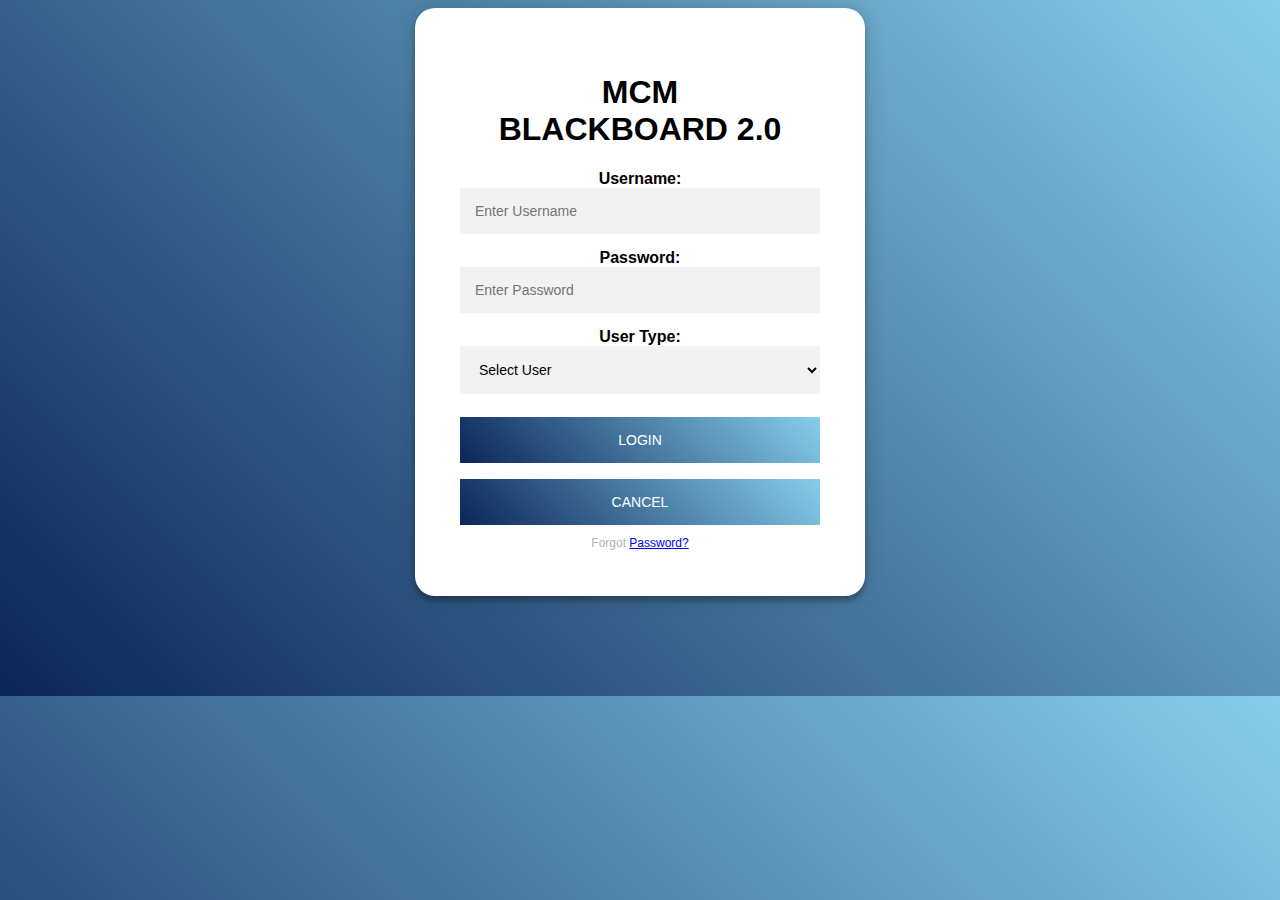
<file: index.html>
<!DOCTYPE html>
<html lang="en">
    <head>
        <link href="styles.css" rel="stylesheet">
        <title>
            BlackBoard 2.0
        </title>
        <script src ="userpass.js"></script>
    </head>
    <body>
             <div class="container">
                 <form  method="post" action="admin.html">
                <h1>MCM<br>BLACKBOARD 2.0</h1>
                        <label><b>Username:</b></label>
                        <input type="text" id="user" placeholder="Enter Username" name=""required>

                        <label><b>Password:</b></label>
                        <input type="password" id="pass"placeholder="Enter Password" name=""required>

                       <label><b>User Type:</b></label>
                       <select id ="usertype"> 
                            <option>Select User</option> 
                            <option value="admin">Admin</option>
                            <option value="student">Student</option>
                            <option value="teacher">Teacher</option>
                        </select> 
                        <br/>
                        <button type="button" name="" class="loginbtn" onclick="validate()">Login</button>
                        <button type="reset" value="reset" class="cancelbtn">Cancel</button>
                        <span class="psw">Forgot <a href="#">Password?</a></span>    

                </div>
            </form>
        </div>
    </body>
</html>
</file>
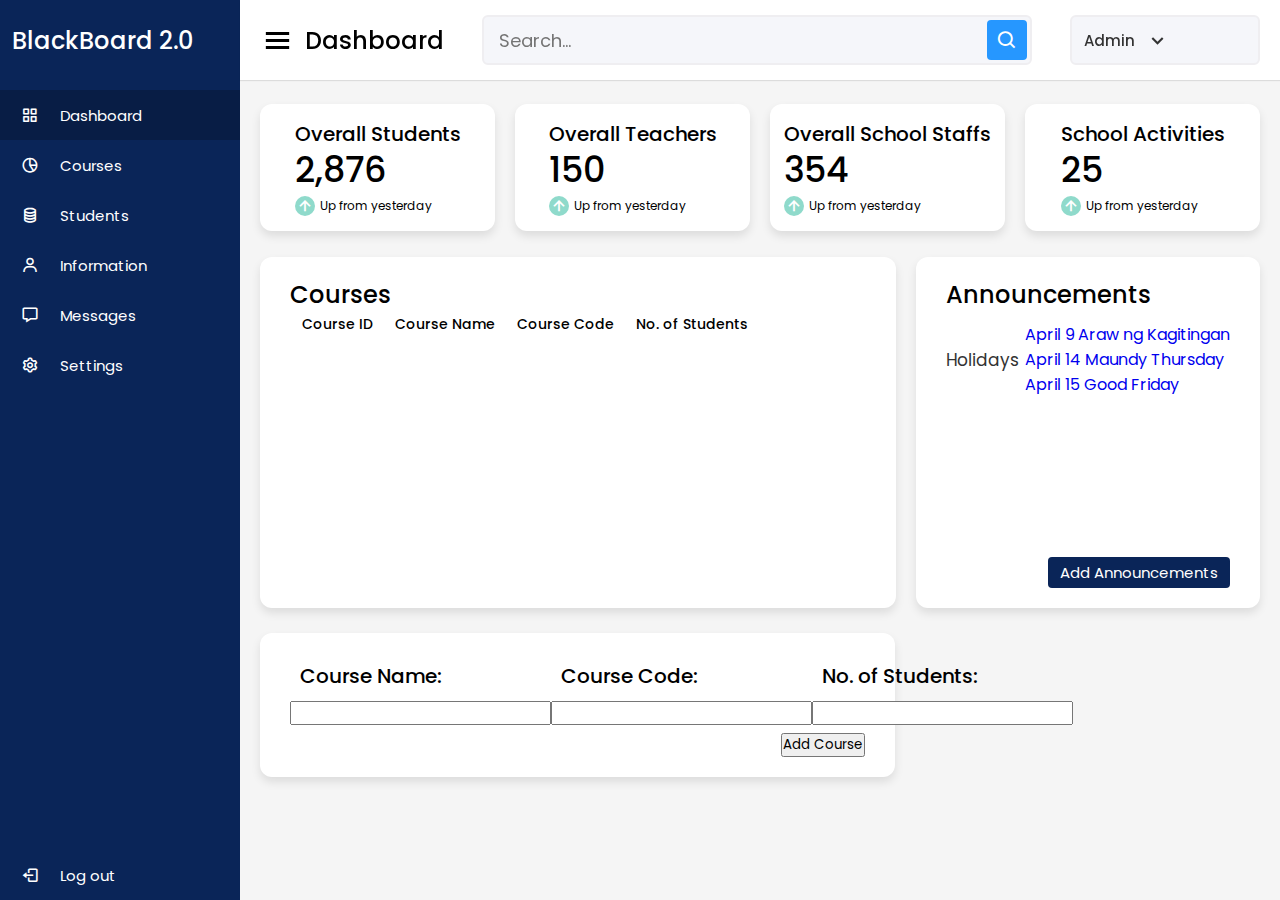
<file: admin.html>
<!DOCTYPE html>
<!-- Designined by CodingLab | www.youtube.com/codinglabyt -->
<html lang="en" dir="ltr">
  <head>
    <meta charset="UTF-8">
    <link rel="stylesheet" href="adminstyle.css">
    <!-- Boxicons CDN Link -->
    <link href='https://unpkg.com/boxicons@2.0.7/css/boxicons.min.css' rel='stylesheet'>
     <meta name="viewport" content="width=device-width, initial-scale=1.0">
     <title>BlackBoard 2.0</title>
   </head>
<body>
  <div class="sidebar">
    <div class="logo-details">
      <span class="logo_name">&nbsp;&nbsp;BlackBoard 2.0</span>
    </div>
      <ul class="nav-links">
        <li>
          <a href="#" class="active">
            <i class='bx bx-grid-alt' ></i>
            <span class="links_name">Dashboard</span>
          </a>
        </li>
        <li>
          <a href="#">
            <i class='bx bx-pie-chart-alt-2' ></i>
            <span class="links_name">Courses</span>
          </a>
        </li>
        <li>
          <a href="#">
            <i class='bx bx-coin-stack' ></i>
            <span class="links_name">Students</span>
          </a>
        </li>
        <li>
          <a href="information.html">
            <i class='bx bx-user' ></i>
            <span class="links_name">Information</span>
          </a>
        </li>
        <li>
          <a href="#">
            <i class='bx bx-message' ></i>
            <span class="links_name">Messages</span>
          </a>
        </li>
        <li>
          <a href="#">
            <i class='bx bx-cog' ></i>
            <span class="links_name">Settings</span>
          </a>
        </li>
        <li class="log_out">
          <a href="main.html">
            <i class='bx bx-log-out'></i>
            <span class="links_name">Log out</span>
          </a>
        </li>
      </ul>
  </div>
  <section class="home-section">
    <nav>
      <div class="sidebar-button">
        <i class='bx bx-menu sidebarBtn'></i>
        <span class="dashboard">Dashboard</span>
      </div>
      <div class="search-box">
        <input type="text" placeholder="Search...">
        <i class='bx bx-search' ></i>
      </div>
      <div class="profile-details">
        <span class="admin_name">Admin</span>
        <i class='bx bx-chevron-down' ></i>
      </div>
    </nav>

    <div class="home-content">
      <div class="overview-boxes">
        <div class="box">
          <div class="right-side">
            <div class="box-topic">Overall Students</div>
            <div class="number">2,876</div>
            <div class="indicator">
              <i class='bx bx-up-arrow-alt'></i>
              <span class="text">Up from yesterday</span>
            </div>
          </div>
        </div>
        <div class="box">
          <div class="right-side">
            <div class="box-topic">Overall Teachers</div>
            <div class="number">150</div>
            <div class="indicator">
              <i class='bx bx-up-arrow-alt'></i>
              <span class="text">Up from yesterday</span>
            </div>
          </div>
        </div>
        <div class="box">
          <div class="right-side">
            <div class="box-topic">Overall School Staffs</div>
            <div class="number">354</div>
            <div class="indicator">
              <i class='bx bx-up-arrow-alt'></i>
              <span class="text">Up from yesterday</span>
            </div>
          </div>
        </div>
        <div class="box">
          <div class="right-side">
            <div class="box-topic">School Activities</div>
            <div class="number">25</div>
            <div class="indicator">
              <i class='bx bx-up-arrow-alt'></i>
              <span class="text">Up from yesterday</span>
            </div>
          </div>
        </div>
      </div>
<!--Form Labels-->
      <div class="sales-boxes">
        <div class="recent-sales box">
          <div class="title">Courses</div>
          <div class="sales-details">
            <table class="table">
              <thead>
                <tr class="details">
            <th class="topic">Course ID</th>
            <th class="topic">Course Name</th>
            <th class="topic">Course Code</th>
            <th class="topic">No. of Students</th>
                </tr>
              </thead>
              <tbody id="tblbody"></tbody>
            </table>
          
          </div>        
        
        </div>
        
        <div class="top-sales box">
          <div class="title">Announcements</div>
          <ul class="top-sales-details">
            <li>
            <a href="#">
              <span class="product">Holidays</span>
            </a>
            <br><a href="#">April 9 Araw ng Kagitingan
              <br>April 14 Maundy Thursday
              <br> April 15 Good Friday
            </a>
          </li>
          </ul><br><br><br><br><br><br>
          <div class="button">
            <a href="#">Add Announcements</a>
          </div>
        </div>
      </div><br>
      <!--Form box-->
      <form id="addForm" class="form">
        <div class="sales-boxes">
      <div class="recent-sales box">
        <div class="sales-details">
          <div class="form-group">
              <ul class="details">
              <li class="topic">Course Name:</li> 
              <li style="text-align: center;"><input type="text" name="txtCoursename" id="txtCoursename" class="form-control" value="" required=""></li>
              </ul>   
          </div>
          <div class="form-group">
              <ul class="details">
              <li class="topic">Course Code:</li>
              <li style="text-align: center;"><input type="text" name="txtCoursecode" id="txtCoursecode" class="form-control" value="" required=""></li>
              </ul>  
          </div>
        <div class="form-group">
              <ul class="details">
              <li class="topic">No. of Students:</li>
              <li style="text-align: center;"><input type="text" name="txtnumberStud" id="txtnumberStud" class="form-control" value="" required=""></li>
              </ul>  
        </div>

        </div>
        <div class="button">
          <button type="submit" id="btnadd" class="btn btn-primary save-btn">Add Course</button>
         </div>

      </div>
    </div>
      </form>
    </div>
  </section>

  <script type="text/javascript">
   let sidebar = document.querySelector(".sidebar");
  let sidebarBtn = document.querySelector(".sidebarBtn");
  sidebarBtn.onclick = function() {
  sidebar.classList.toggle("active");
  if(sidebar.classList.contains("active")){
  sidebarBtn.classList.replace("bx-menu" ,"bx-menu-alt-right");
  }else
  sidebarBtn.classList.replace("bx-menu-alt-right", "bx-menu");
}
    function CreateUniqueCourseID()
    {
      const ID = Date.now();
      return ID;
    }

  document.getElementById("btnadd").addEventListener("click", function(event) 
  {
    event.preventDefault()
    var CourseID = CreateUniqueCourseID();
    var CourseName = document.getElementById("txtCoursename").value;
    var CourseCode = document.getElementById("txtCoursecode").value;
    var NumStudents = document.getElementById("txtnumberStud").value;
    var btneditID = "btnedit" + CourseID;
    var btndeleteID = "btndelete" + CourseID;
    var tablerow = "<tr Id='" + CourseID + "' data-CourseID='" + CourseID + "' data-CourseName='" + CourseName + "' data-CourseCode='" + CourseCode + "'  data-NumStudents='" + NumStudents + "'>"
      + "<td class='td-data'>" + CourseID + "</td>"
      + "<td class='td-data'>" + CourseName + "</td>"
      + "<td class='td-data'>" + CourseCode + "</td>"
      + "<td class='td-data'>" + NumStudents + "</td>"
      + "<td class='td-data'>" +
      "<button id='" + btneditID + "' class='btn btn-info btn-xs btn-editcourse' onclick='showeditrow(" + CourseID + ")'><i class='fa fa-pencil' aria-hidden='true'></i>Edit</button>" +
      "<button id='" + btndeleteID + "' class='btn btn-danger btn-xs btn-deleteCourse' onclick='deleteCourseRow(" + CourseID + ")'><i class='fa fa-trash' aria-hidden='true'>Delete</button>"
        + "</td>"
        + "</tr>";
    document.getElementById('tblbody').innerHTML+= tablerow;
    document.getElementById('txtCoursename').value = "";
    document.getElementById('txtCoursecode').value = "";
    document.getElementById('txtnumberStud').value = "";
  });

  function showeditrow(CourseID)
  {
    var CourseRow = document.getElementById(CourseID);
    
    var data = CourseRow?.querySelectorAll(".td-data");

    var CourseID = data[0].innerHTML;
    var CourseName = data[1].innerHTML;
    var CourseCode = data[2].innerHTML;
    var NumStudents = data[3].innerHTML;
    var btneditID = "btnedit" + CourseID;
    data[0].innerHTML = '<input name="txtupdate_CourseID" class="edit__course--input" id="txtupdate_CourseID" value="' + CourseID + '"/>';
    data[1].innerHTML = '<input name="txtupdate_CourseName" class="edit__course--input" id="txtupdate_CourseName" value="' + CourseName + '"/>';
    data[2].innerHTML = '<input name="txtupdate_CourseCode" class="edit__course--input" id="txtupdate_CourseCode" value="' + CourseCode + '"/>';
    data[3].innerHTML = '<input name="txtupdate_NumStudents" class="edit__course--input" id="txtupdate_NumStudents" value="' + NumStudents + '"/>';
    data[4].innerHTML = 
    "<button class='btn btn-primary btn-xs btn-updateCourse' onclick='updateCourse(" + CourseID + ")'>" + 
    "<i class='fa fa-pencil' aria-hidden='true'></i>Update</button>"
    + "<button class='btn btn-warning btn-xs btn-cancelupdate' onclick='cancelupdate(" + CourseID + ")'><i class='fa fa-times' aria-hidden='true'></i>Cancel</button>"
    + "<button class='btn btn-danger btn-xs btn-deleteCourse' onclick='deleteCourseRow(" + CourseID + ")'>"
    + "<i class='fa fa-trash' aria-hidden='true'></i>Delete</button>"  
  }

  function cancelupdate(CourseID)
  {
    var btneditID = "btnedit" + CourseID;
    var btndeleteID = "btndelete" + CourseID;

    var CourseRow = document.getElementById(CourseID);
    var data = CourseRow.querySelectorAll(".td-data");

    var CourseName = CourseRow.getAttribute("data-CourseName");
    var CourseCode = CourseRow.getAttribute("data-CourseCode");
    var NumStudents = CourseRow.getAttribute("data-NumStudents");

    data[0].innerHTML = CourseID;
    data[1].innerHTML = CourseName;
    data[2].innerHTML = CourseCode;
    data[3].innerHTML = NumStudents;

    var actionbtn = "<button id='" + btneditID + "' class='btn btn-info btn-xs btn-editcourse' onclick='showeditrow(" + CourseID +")'><i class='fa fa-pencil' aria-hidden='true'></i>Edit</button>" +
                    "<button id='" + btndeleteID + "' class='btn btn-danger btn-xs btn-deleteCourse' onclick='deleteCourseRow(" + CourseID + ")'><i class='fa fa-trash' aria-hidden='true'>Delete</button>"
    data[4].innerHTML = actionbtn;
  }

  function deleteCourseRow(CourseID)
  {
    document.getElementById(CourseID).remove();
  }

  function updateCourse(CourseID) 
  {
    var btneditID = "btnedit" + CourseID;
    var btndeleteID = "btndelete" + CourseID;

    var CourseRow = document.getElementById(CourseID);
    var data = CourseRow.querySelectorAll(".td-data");
console.log(data)
    var CourseName = data[1].querySelector("#txtupdate_CourseName").value;
    var CourseCode = data[2].querySelector("#txtupdate_CourseCode").value;
    var NumStudents = data[3].querySelector("#txtupdate_NumStudents").value;

    data[0].innerHTML = CourseID;
    data[1].innerHTML = CourseName;
    data[2].innerHTML = CourseCode;
    data[3].innerHTML = NumStudents;

    var actionbtn = "<button id='" + btneditID + "' class='btn btn-info btn-xs btn-editcourse' onclick='showeditrow(" + CourseID + ")'><i class='fa fa-pencil' aria-hidden='true'></i>Edit</button>" +
                    "<button id='" + btndeleteID + "' class='btn btn-danger btn-xs btn-deleteCourse' onclick='deleteCourseRow(" + CourseID + ")'><i class='fa fa-trash' aria-hidden='true'>Delete</button>"
    data[4].innerHTML = actionbtn;
                   
  }




 </script>

</body>
</html>
</file>
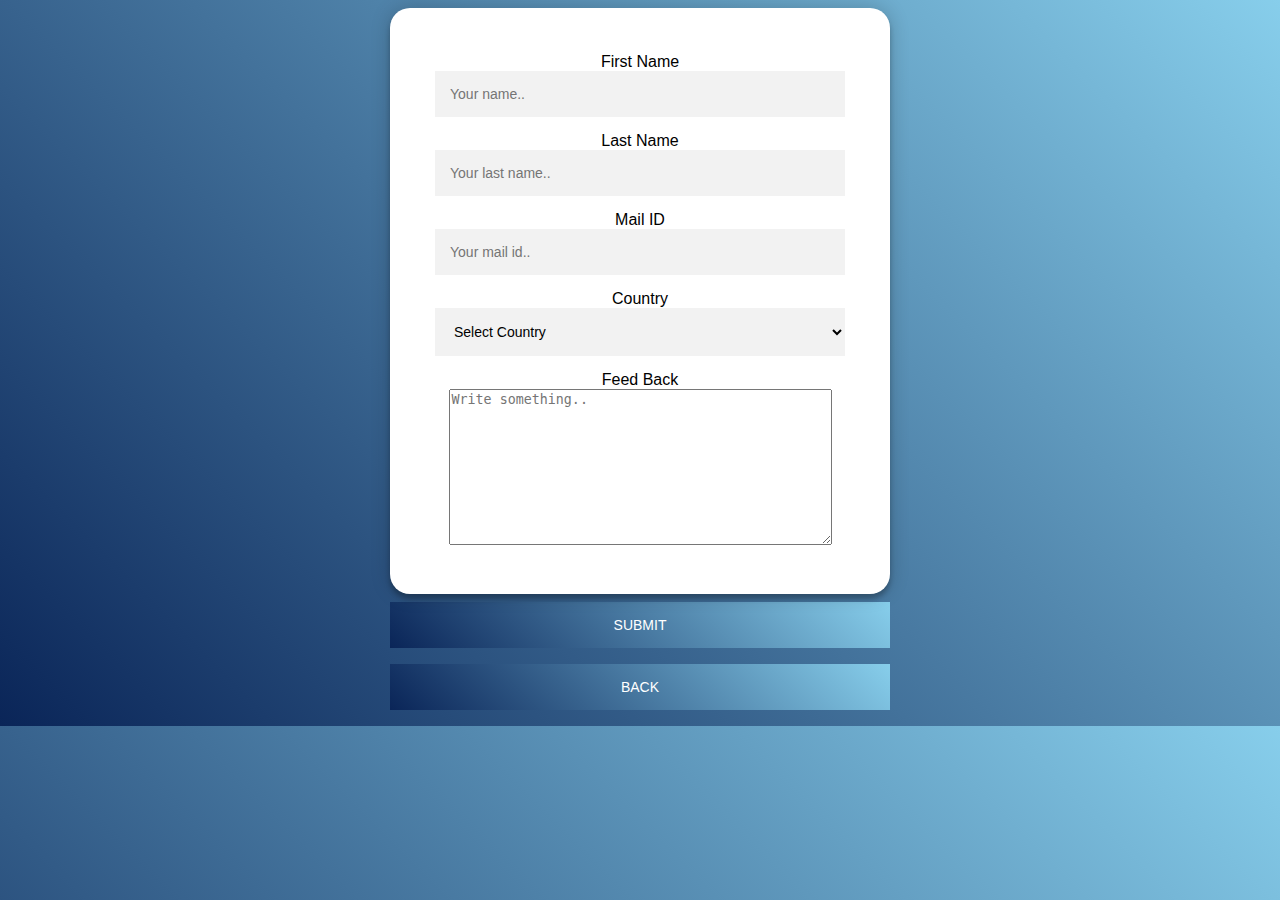
<file: feedback.html>
<!DOCTYPE html>    
<html>    
<head>
    <title>FeedBack Form</title>
<meta name="viewport" content="width=device-width, initial-scale=1">     
    </head>    
    <body>    
    <div class="container">    
      <form>    
        <div class="row">    
          <div class="col-25">    
            <label for="fname">First Name</label>    
          </div>    
          <div class="col-75">    
            <input type="text" id="fname" name="firstname" placeholder="Your name..">    
          </div>    
        </div>    
        <div class="row">    
          <div class="col-25">    
            <label for="lname">Last Name</label>    
          </div>    
          <div class="col-75">    
            <input type="text" id="lname" name="lastname" placeholder="Your last name..">    
          </div>    
        </div>    
        <div class="row">    
            <div class="col-25">    
              <label for="email">Mail ID</label>    
            </div>    
            <div class="col-75">    
              <input type="text" id="email" name="mailid" placeholder="Your mail id..">    
            </div>    
          </div>    
        <div class="row">    
          <div class="col-25">    
            <label for="country">Country</label>    
          </div>    
          <div class="col-75">    
            <select id="country" name="country">    
                <option value="none">Select Country</option>  
              <option value="philippines">Philippines</option>    
              <option value="australia">Australia</option>    
              <option value="canada">Canada</option>    
              <option value="usa">USA</option>    
              <option value="russia">Russia</option>    
              <option value="japan">Japan</option>    
              <option value="india">India</option>    
              <option value="china">China</option>    
            </select>    
          </div>    
        </div>    
        <div class="row">    
          <div class="col-25">    
            <label for="feed_back">Feed Back</label>    
          </div>    
          <div class="col-75">    
            <textarea id="subject" name="subject" placeholder="Write something.." rows="10" cols="45"></textarea>    
          </div>    
        </div>
        <dialog id="submit" class="row">
            <form method="dialog">
                <p>You have submitted your feedback</p>
                <menu>
                    <button id="confirm" value="default" class="confirmbtn">Confirm</button>
                </menu>   
            </form>   
        </dialog>  
        <button id="submitbtn">Submit</button>
        <button type="button" value="Back" onclick="history.go(-1);">Back</button>
      </form>    
    </div> 

    <script>
        var SubmitButton = document.getElementById('submitbtn');
        var Dialog = document.getElementById('submit');
        var confirmBtn = document.getElementById('confirmbtn');

// "Update details" button opens the <dialog> modally
        SubmitButton.addEventListener('click', function onOpen() {
        if (typeof Dialog.showModal === "function") {
            Dialog.showModal();
        } 
        else {
        alert("The <dialog> API is not supported by this browser");
        }
        });
// "Confirm" button of form triggers "close" on dialog because of [method="dialog"]
        Dialog.addEventListener('close', function onClose() 
        {
        window.location.href="student.html";
        });
    </script>  

    <style>
body {
    font-family: "Roboto", sans-serif;
    background-color: #0A2558;
    background-image: linear-gradient(45deg,#0A2558,#87CEEB);
    -webkit-font-smoothing: antialiased;
    -moz-osx-font-smooting: grayscale;
}
form {
    position: relative;
    z-index: 1;
    background: #FFFFFF;
    padding: 45px;
    text-align: center;
    box-shadow: 0 0 20px 0 rgba(0,0,0,0.2), 0 5px 5px 0 rgba(0,0,0,0.24);
    border-radius: 20px;
}
.container {
    position: relative;
    z-index: 1;
    max-width: 500px;
    margin: 0 auto;
}

/*The inputs */
input[type=text], input[type=password] {
    font-family: "Roboto", sans-serif;
    outline: 0;
    background: #f2f2f2;
    width: 100%;
    border: 0;
    margin: 0 0 15px;
    padding: 15px;
    box-sizing: border-box;
    font-size: 14px;
}
select {
    font-family: "Roboto", sans-serif;
    width: 100%;
    padding: 15px;
    outline: 0;
    background: #f2f2f2;
    border: 0;
    margin: 0 0 15px;
    box-sizing: border-box;
    font-size: 14px;
}

/* Style for buttons*/
button {
    font-family: "Roboto", sans-serif;
    text-transform: uppercase;
    outline: 0;
    background-color: #0A2558;
    background-image: linear-gradient(45deg,#0A2558,#87CEEB);
    color: white;
    padding: 15px;
    margin: 8px 0;
    border: 0;
    font-size: 14px;
    -webkit-transition: all 0.3 ease;
    transition: all 0.3 ease;
    cursor: pointer;
    width: 100%;
}

/* button effect*/
button:hover {
    opacity: 0.8;
}
    </style>      
    </body>       
    </html>
</file>
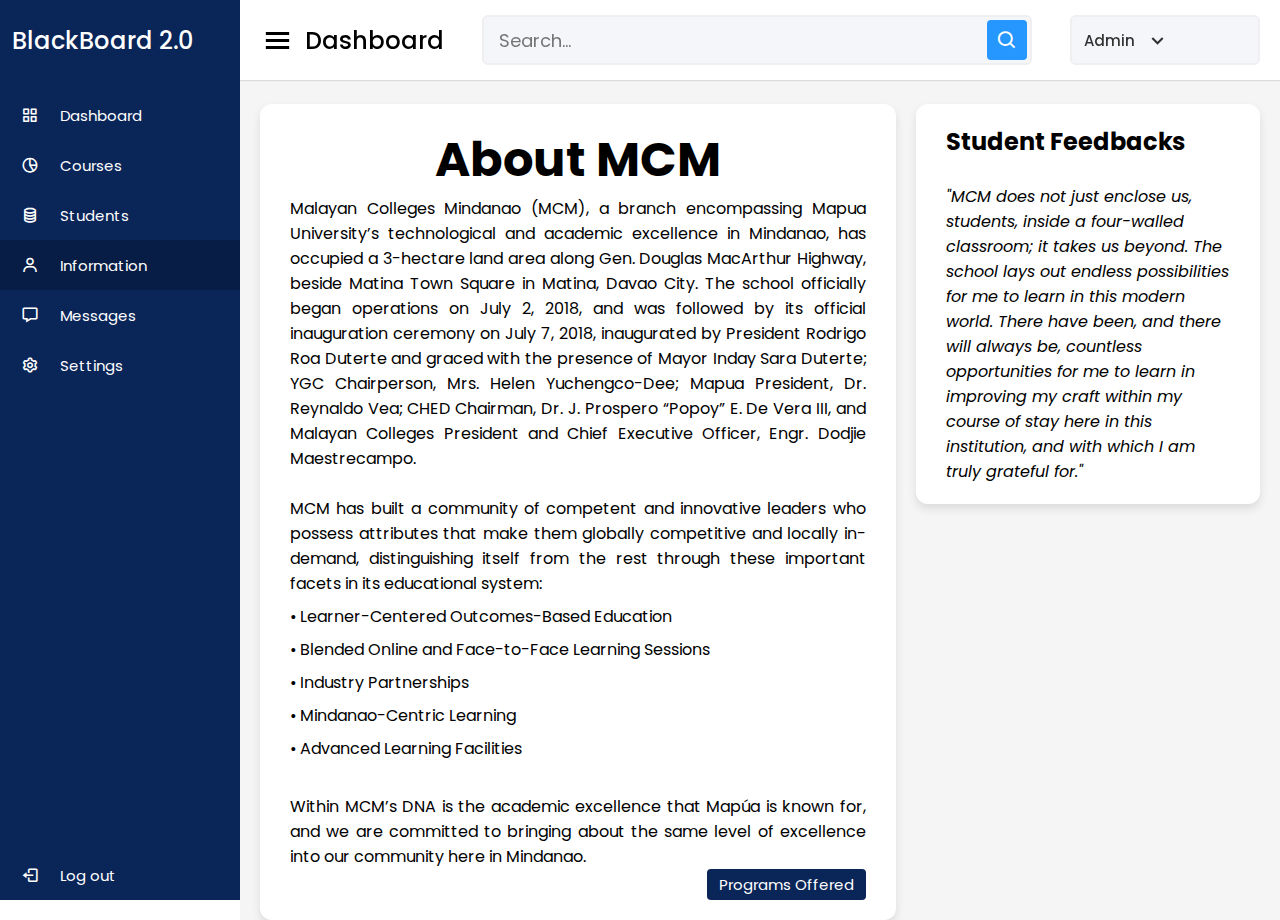
<file: information.html>
<!DOCTYPE html>
<!-- Designined by CodingLab | www.youtube.com/codinglabyt -->
<html lang="en" dir="ltr">
  <head>
    <meta charset="UTF-8">
    <link rel="stylesheet" href="adminstyle.css">
    <!-- Boxicons CDN Link -->
    <link href='https://unpkg.com/boxicons@2.0.7/css/boxicons.min.css' rel='stylesheet'>
     <meta name="viewport" content="width=device-width, initial-scale=1.0">
     <title>BlackBoard 2.0</title>
   </head>
<body>
  <div class="sidebar">
    <div class="logo-details">
      <span class="logo_name">&nbsp;&nbsp;BlackBoard 2.0</span>
    </div>
      <ul class="nav-links">
        <li>
          <a href="admin.html">
            <i class='bx bx-grid-alt' ></i>
            <span class="links_name">Dashboard</span>
          </a>
        </li>
        <li>
          <a href="#">
            <i class='bx bx-pie-chart-alt-2' ></i>
            <span class="links_name">Courses</span>
          </a>
        </li>
        <li>
          <a href="#">
            <i class='bx bx-coin-stack' ></i>
            <span class="links_name">Students</span>
          </a>
        </li>
        <li>
          <a href="information.html" class="active">
            <i class='bx bx-user' ></i>
            <span class="links_name">Information</span>
          </a>
        </li>
        <li>
          <a href="#">
            <i class='bx bx-message' ></i>
            <span class="links_name">Messages</span>
          </a>
        </li>
        <li>
          <a href="#">
            <i class='bx bx-cog' ></i>
            <span class="links_name">Settings</span>
          </a>
        </li>
        <li class="log_out">
          <a href="main.html">
            <i class='bx bx-log-out'></i>
            <span class="links_name">Log out</span>
          </a>
        </li>
      </ul>
  </div>
  <section class="home-section">
    <nav>
      <div class="sidebar-button">
        <i class='bx bx-menu sidebarBtn'></i>
        <span class="dashboard">Dashboard</span>
      </div>
      <div class="search-box">
        <input type="text" placeholder="Search...">
        <i class='bx bx-search' ></i>
      </div>
      <div class="profile-details">
        <span class="admin_name">Admin</span>
        <i class='bx bx-chevron-down' ></i>
      </div>
    </nav>

    <div class="home-content">
      <div class="sales-boxes">
        <div class="recent-sales box">
          <div class="title"><h1>About MCM</h1></div>
          <div class="sales-details">
            <ul class="details">
                <p>Malayan Colleges Mindanao (MCM), a branch encompassing Mapua University’s 
                technological and academic excellence in Mindanao, has occupied a 3-hectare 
                land area along Gen. Douglas MacArthur Highway, beside Matina Town Square in Matina, Davao City. 
                The school officially began operations on July 2, 2018, and was followed by its official inauguration
                ceremony on July 7, 2018, inaugurated by President Rodrigo Roa Duterte and graced with the presence 
                of Mayor Inday Sara Duterte; YGC Chairperson, Mrs. Helen Yuchengco-Dee; Mapua President, Dr. Reynaldo Vea;
                CHED Chairman, Dr. J. Prospero “Popoy” E. De Vera III, and Malayan Colleges President and Chief Executive
                Officer, Engr. Dodjie Maestrecampo.</p><br>
                <p>MCM has built a community of competent and innovative leaders who possess attributes that make 
                them globally competitive and locally in-demand, distinguishing itself from the rest through 
                these important facets in its educational system:</p>
                <ul>
                    <li>&bull; Learner-Centered Outcomes-Based Education</li>
                    <li>&bull; Blended Online and Face-to-Face Learning Sessions</li>
                    <li>&bull; Industry Partnerships</li>
                    <li>&bull; Mindanao-Centric Learning</li>
                    <li>&bull; Advanced Learning Facilities</li>
                </ul><br>
                <p>Within MCM’s DNA is the academic excellence that Mapúa is known for, 
                and we are committed to bringing about the same level of excellence into our community here in Mindanao.</p>
          </ul>
          </div>
          <div class="button">
            <a href="programs.html">Programs Offered</a>
          </div>
        </div>
        <div class="top-saless box">
            <div class="title"><b>Student Feedbacks</b></div>
            <ul class="top-sales-details"><br>
                <p><i>"MCM does not just enclose us, students, inside a four-walled classroom; 
                    it takes us beyond. The school lays out endless possibilities for me to 
                    learn in this modern world. There have been, and there will always be, 
                    countless opportunities for me to learn in improving my craft within my course 
                    of stay here in this institution, and with which I am truly grateful for." </i></p>
            </ul>
          </div>
      </div>
    </div>
  </section>

  <script>
   let sidebar = document.querySelector(".sidebar");
  let sidebarBtn = document.querySelector(".sidebarBtn");
  sidebarBtn.onclick = function() {
  sidebar.classList.toggle("active");
  if(sidebar.classList.contains("active")){
  sidebarBtn.classList.replace("bx-menu" ,"bx-menu-alt-right");
  }else
  sidebarBtn.classList.replace("bx-menu-alt-right", "bx-menu");
  }
 </script>

</body>
</html>
</file>
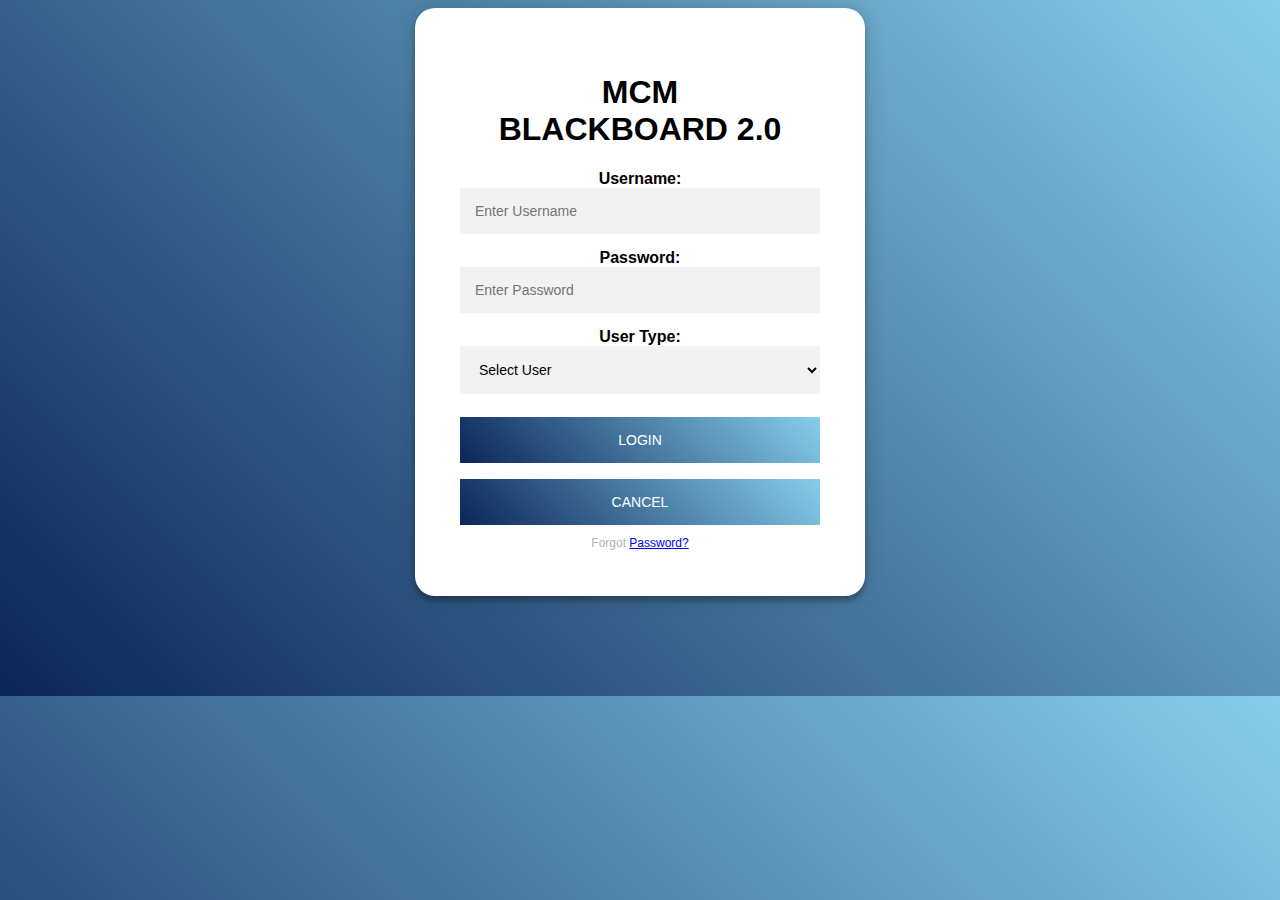
<file: main.html>
<!DOCTYPE html>
<html lang="en">
    <head>
        <link href="styles.css" rel="stylesheet">
        <title>
            BlackBoard 2.0
        </title>
        <script src ="userpass.js"></script>
    </head>
    <body>
             <div class="container">
                 <form  method="post" action="admin.html">
                <h1>MCM<br>BLACKBOARD 2.0</h1>
                        <label><b>Username:</b></label>
                        <input type="text" id="user" placeholder="Enter Username" name=""required>

                        <label><b>Password:</b></label>
                        <input type="password" id="pass"placeholder="Enter Password" name=""required>

                       <label><b>User Type:</b></label>
                       <select id ="usertype"> 
                            <option>Select User</option> 
                            <option value="admin">Admin</option>
                            <option value="student">Student</option>
                            <option value="teacher">Teacher</option>
                        </select> 
                        <br/>
                        <button type="button" name="" class="loginbtn" onclick="validate()">Login</button>
                        <button type="reset" value="reset" class="cancelbtn">Cancel</button>
                        <span class="psw">Forgot <a href="#">Password?</a></span>    

                </div>
            </form>
        </div>
    </body>
</html>
</file>
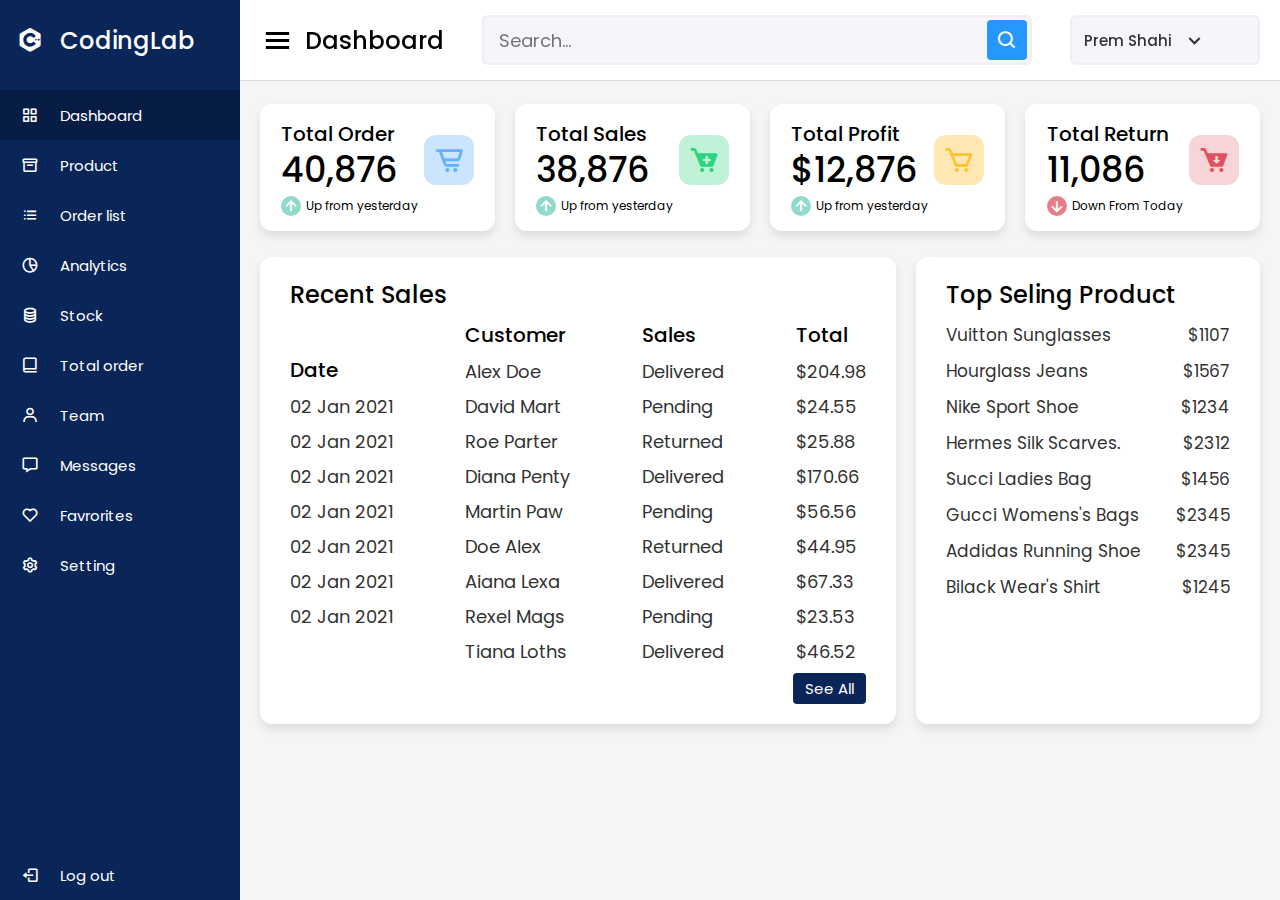
<file: Original CSS Template.html>
<!DOCTYPE html>
<!-- Designined by CodingLab | www.youtube.com/codinglabyt -->
<html lang="en" dir="ltr">
  <head>
    <meta charset="UTF-8">
    <!--<title> Responsiive Admin Dashboard | CodingLab </title>-->
    <link rel="stylesheet" href="style.css">
    <!-- Boxicons CDN Link -->
    <link href='https://unpkg.com/boxicons@2.0.7/css/boxicons.min.css' rel='stylesheet'>
     <meta name="viewport" content="width=device-width, initial-scale=1.0">
   </head>
<body>
  <div class="sidebar">
    <div class="logo-details">
      <i class='bx bxl-c-plus-plus'></i>
      <span class="logo_name">CodingLab</span>
    </div>
      <ul class="nav-links">
        <li>
          <a href="#" class="active">
            <i class='bx bx-grid-alt' ></i>
            <span class="links_name">Dashboard</span>
          </a>
        </li>
        <li>
          <a href="#">
            <i class='bx bx-box' ></i>
            <span class="links_name">Product</span>
          </a>
        </li>
        <li>
          <a href="#">
            <i class='bx bx-list-ul' ></i>
            <span class="links_name">Order list</span>
          </a>
        </li>
        <li>
          <a href="#">
            <i class='bx bx-pie-chart-alt-2' ></i>
            <span class="links_name">Analytics</span>
          </a>
        </li>
        <li>
          <a href="#">
            <i class='bx bx-coin-stack' ></i>
            <span class="links_name">Stock</span>
          </a>
        </li>
        <li>
          <a href="#">
            <i class='bx bx-book-alt' ></i>
            <span class="links_name">Total order</span>
          </a>
        </li>
        <li>
          <a href="#">
            <i class='bx bx-user' ></i>
            <span class="links_name">Team</span>
          </a>
        </li>
        <li>
          <a href="#">
            <i class='bx bx-message' ></i>
            <span class="links_name">Messages</span>
          </a>
        </li>
        <li>
          <a href="#">
            <i class='bx bx-heart' ></i>
            <span class="links_name">Favrorites</span>
          </a>
        </li>
        <li>
          <a href="#">
            <i class='bx bx-cog' ></i>
            <span class="links_name">Setting</span>
          </a>
        </li>
        <li class="log_out">
          <a href="#">
            <i class='bx bx-log-out'></i>
            <span class="links_name">Log out</span>
          </a>
        </li>
      </ul>
  </div>
  <section class="home-section">
    <nav>
      <div class="sidebar-button">
        <i class='bx bx-menu sidebarBtn'></i>
        <span class="dashboard">Dashboard</span>
      </div>
      <div class="search-box">
        <input type="text" placeholder="Search...">
        <i class='bx bx-search' ></i>
      </div>
      <div class="profile-details">
        <!--<img src="images/profile.jpg" alt="">-->
        <span class="admin_name">Prem Shahi</span>
        <i class='bx bx-chevron-down' ></i>
      </div>
    </nav>

    <div class="home-content">
      <div class="overview-boxes">
        <div class="box">
          <div class="right-side">
            <div class="box-topic">Total Order</div>
            <div class="number">40,876</div>
            <div class="indicator">
              <i class='bx bx-up-arrow-alt'></i>
              <span class="text">Up from yesterday</span>
            </div>
          </div>
          <i class='bx bx-cart-alt cart'></i>
        </div>
        <div class="box">
          <div class="right-side">
            <div class="box-topic">Total Sales</div>
            <div class="number">38,876</div>
            <div class="indicator">
              <i class='bx bx-up-arrow-alt'></i>
              <span class="text">Up from yesterday</span>
            </div>
          </div>
          <i class='bx bxs-cart-add cart two' ></i>
        </div>
        <div class="box">
          <div class="right-side">
            <div class="box-topic">Total Profit</div>
            <div class="number">$12,876</div>
            <div class="indicator">
              <i class='bx bx-up-arrow-alt'></i>
              <span class="text">Up from yesterday</span>
            </div>
          </div>
          <i class='bx bx-cart cart three' ></i>
        </div>
        <div class="box">
          <div class="right-side">
            <div class="box-topic">Total Return</div>
            <div class="number">11,086</div>
            <div class="indicator">
              <i class='bx bx-down-arrow-alt down'></i>
              <span class="text">Down From Today</span>
            </div>
          </div>
          <i class='bx bxs-cart-download cart four' ></i>
        </div>
      </div>

      <div class="sales-boxes">
        <div class="recent-sales box">
          <div class="title">Recent Sales</div>
          <div class="sales-details">
            <ul class="details">
              <li class="topic">Date</li>
              <li><a href="#">02 Jan 2021</a></li>
              <li><a href="#">02 Jan 2021</a></li>
              <li><a href="#">02 Jan 2021</a></li>
              <li><a href="#">02 Jan 2021</a></li>
              <li><a href="#">02 Jan 2021</a></li>
              <li><a href="#">02 Jan 2021</a></li>
              <li><a href="#">02 Jan 2021</a></li>
            </ul>
            <ul class="details">
            <li class="topic">Customer</li>
            <li><a href="#">Alex Doe</a></li>
            <li><a href="#">David Mart</a></li>
            <li><a href="#">Roe Parter</a></li>
            <li><a href="#">Diana Penty</a></li>
            <li><a href="#">Martin Paw</a></li>
            <li><a href="#">Doe Alex</a></li>
            <li><a href="#">Aiana Lexa</a></li>
            <li><a href="#">Rexel Mags</a></li>
             <li><a href="#">Tiana Loths</a></li>
          </ul>
          <ul class="details">
            <li class="topic">Sales</li>
            <li><a href="#">Delivered</a></li>
            <li><a href="#">Pending</a></li>
            <li><a href="#">Returned</a></li>
            <li><a href="#">Delivered</a></li>
            <li><a href="#">Pending</a></li>
            <li><a href="#">Returned</a></li>
            <li><a href="#">Delivered</a></li>
             <li><a href="#">Pending</a></li>
            <li><a href="#">Delivered</a></li>
          </ul>
          <ul class="details">
            <li class="topic">Total</li>
            <li><a href="#">$204.98</a></li>
            <li><a href="#">$24.55</a></li>
            <li><a href="#">$25.88</a></li>
            <li><a href="#">$170.66</a></li>
            <li><a href="#">$56.56</a></li>
            <li><a href="#">$44.95</a></li>
            <li><a href="#">$67.33</a></li>
             <li><a href="#">$23.53</a></li>
             <li><a href="#">$46.52</a></li>
          </ul>
          </div>
          <div class="button">
            <a href="#">See All</a>
          </div>
        </div>
        <div class="top-sales box">
          <div class="title">Top Seling Product</div>
          <ul class="top-sales-details">
            <li>
            <a href="#">
              <!--<img src="images/sunglasses.jpg" alt="">-->
              <span class="product">Vuitton Sunglasses</span>
            </a>
            <span class="price">$1107</span>
          </li>
          <li>
            <a href="#">
               <!--<img src="images/jeans.jpg" alt="">-->
              <span class="product">Hourglass Jeans </span>
            </a>
            <span class="price">$1567</span>
          </li>
          <li>
            <a href="#">
             <!-- <img src="images/nike.jpg" alt="">-->
              <span class="product">Nike Sport Shoe</span>
            </a>
            <span class="price">$1234</span>
          </li>
          <li>
            <a href="#">
              <!--<img src="images/scarves.jpg" alt="">-->
              <span class="product">Hermes Silk Scarves.</span>
            </a>
            <span class="price">$2312</span>
          </li>
          <li>
            <a href="#">
              <!--<img src="images/blueBag.jpg" alt="">-->
              <span class="product">Succi Ladies Bag</span>
            </a>
            <span class="price">$1456</span>
          </li>
          <li>
            <a href="#">
              <!--<img src="images/bag.jpg" alt="">-->
              <span class="product">Gucci Womens's Bags</span>
            </a>
            <span class="price">$2345</span>
          <li>
            <a href="#">
              <!--<img src="images/addidas.jpg" alt="">-->
              <span class="product">Addidas Running Shoe</span>
            </a>
            <span class="price">$2345</span>
          </li>
<li>
            <a href="#">
             <!--<img src="images/shirt.jpg" alt="">-->
              <span class="product">Bilack Wear's Shirt</span>
            </a>
            <span class="price">$1245</span>
          </li>
          </ul>
        </div>
      </div>
    </div>
  </section>

  <script>
   let sidebar = document.querySelector(".sidebar");
let sidebarBtn = document.querySelector(".sidebarBtn");
sidebarBtn.onclick = function() {
  sidebar.classList.toggle("active");
  if(sidebar.classList.contains("active")){
  sidebarBtn.classList.replace("bx-menu" ,"bx-menu-alt-right");
}else
  sidebarBtn.classList.replace("bx-menu-alt-right", "bx-menu");
}
 </script>

</body>
</html>
</file>
<file: styles.css>
body {
    font-family: "Roboto", sans-serif;
    background-color: #0A2558;
    background-image: linear-gradient(45deg,#0A2558,#87CEEB);
    -webkit-font-smoothing: antialiased;
    -moz-osx-font-smooting: grayscale;
}
form {
    position: relative;
    z-index: 1;
    background: #FFFFFF;
    max-width: 360px;
    margin: 0 auto 100px;
    padding: 45px;
    text-align: center;
    box-shadow: 0 0 20px 0 rgba(0,0,0,0.2), 0 5px 5px 0 rgba(0,0,0,0.24);
    border-radius: 20px;
}
.container {
    position: relative;
    z-index: 1;
    max-width: 500px;
    margin: 0 auto;
}

/*The inputs */
input[type=text], input[type=password] {
    font-family: "Roboto", sans-serif;
    outline: 0;
    background: #f2f2f2;
    width: 100%;
    border: 0;
    margin: 0 0 15px;
    padding: 15px;
    box-sizing: border-box;
    font-size: 14px;
}
select {
    font-family: "Roboto", sans-serif;
    width: 100%;
    padding: 15px;
    outline: 0;
    background: #f2f2f2;
    border: 0;
    margin: 0 0 15px;
    box-sizing: border-box;
    font-size: 14px;
}

/* Style for buttons*/
button {
    font-family: "Roboto", sans-serif;
    text-transform: uppercase;
    outline: 0;
    background-color: #0A2558;
    background-image: linear-gradient(45deg,#0A2558,#87CEEB);
    color: white;
    padding: 15px;
    margin: 8px 0;
    border: 0;
    font-size: 14px;
    -webkit-transition: all 0.3 ease;
    transition: all 0.3 ease;
    cursor: pointer;
    width: 100%;
}

/* button effect*/
button:hover {
    opacity: 0.8;
}

/* Forgot password text*/
span.psw {
    color: #b3b3b3;
    text-decoration: none;
    font-size: 12px;
    margin: 15px 0 0;
}
</file>
<file: adminstyle.css>
/* Googlefont Poppins CDN Link */
@import url('https://fonts.googleapis.com/css2?family=Poppins:wght@200;300;400;500;600;700&display=swap');
*{
  margin: 0;
  padding: 0;
  box-sizing: border-box;
  font-family: 'Poppins', sans-serif;
}
.sidebar{
  position: fixed;
  height: 100%;
  width: 240px;
  background: #0A2558;
  transition: all 0.5s ease;
}
.sidebar.active{
  width: 60px;
}
.sidebar .logo-details{
  height: 80px;
  display: flex;
  align-items: center;
}
.sidebar .logo-details i{
  font-size: 28px;
  font-weight: 500;
  color: #fff;
  min-width: 60px;
  text-align: center
}
.sidebar .logo-details .logo_name{
  color: #fff;
  font-size: 24px;
  font-weight: 500;
}
.sidebar .nav-links{
  margin-top: 10px;
}
.sidebar .nav-links li{
  position: relative;
  list-style: none;
  height: 50px;
}
.sidebar .nav-links li a{
  height: 100%;
  width: 100%;
  display: flex;
  align-items: center;
  text-decoration: none;
  transition: all 0.4s ease;
}
.sidebar .nav-links li a.active{
  background: #081D45;
}
.sidebar .nav-links li a:hover{
  background: #081D45;
}
.sidebar .nav-links li i{
  min-width: 60px;
  text-align: center;
  font-size: 18px;
  color: #fff;
}
.sidebar .nav-links li a .links_name{
  color: #fff;
  font-size: 15px;
  font-weight: 400;
  white-space: nowrap;
}
.sidebar .nav-links .log_out{
  position: absolute;
  bottom: 0;
  width: 100%;
}
.home-section{
  position: relative;
  background: #f5f5f5;
  min-height: 100vh;
  width: calc(100% - 240px);
  left: 240px;
  transition: all 0.5s ease;
}
.sidebar.active ~ .home-section{
  width: calc(100% - 60px);
  left: 60px;
}
.home-section nav{
  display: flex;
  justify-content: space-between;
  height: 80px;
  background: #fff;
  display: flex;
  align-items: center;
  position: fixed;
  width: calc(100% - 240px);
  left: 240px;
  z-index: 100;
  padding: 0 20px;
  box-shadow: 0 1px 1px rgba(0, 0, 0, 0.1);
  transition: all 0.5s ease;
}
.sidebar.active ~ .home-section nav{
  left: 60px;
  width: calc(100% - 60px);
}
.home-section nav .sidebar-button{
  display: flex;
  align-items: center;
  font-size: 24px;
  font-weight: 500;
}
nav .sidebar-button i{
  font-size: 35px;
  margin-right: 10px;
}
.home-section nav .search-box{
  position: relative;
  height: 50px;
  max-width: 550px;
  width: 100%;
  margin: 0 20px;
}
nav .search-box input{
  height: 100%;
  width: 100%;
  outline: none;
  background: #F5F6FA;
  border: 2px solid #EFEEF1;
  border-radius: 6px;
  font-size: 18px;
  padding: 0 15px;
}
nav .search-box .bx-search{
  position: absolute;
  height: 40px;
  width: 40px;
  background: #2697FF;
  right: 5px;
  top: 50%;
  transform: translateY(-50%);
  border-radius: 4px;
  line-height: 40px;
  text-align: center;
  color: #fff;
  font-size: 22px;
  transition: all 0.4 ease;
}
.home-section nav .profile-details{
  display: flex;
  align-items: center;
  background: #F5F6FA;
  border: 2px solid #EFEEF1;
  border-radius: 6px;
  height: 50px;
  min-width: 190px;
  padding: 0 15px 0 2px;
}
nav .profile-details img{
  height: 40px;
  width: 40px;
  border-radius: 6px;
  object-fit: cover;
}
nav .profile-details .admin_name{
  font-size: 15px;
  font-weight: 500;
  color: #333;
  margin: 0 10px;
  white-space: nowrap;
}
nav .profile-details i{
  font-size: 25px;
  color: #333;
}
.home-section .home-content{
  position: relative;
  padding-top: 104px;
}
.home-content .overview-boxes{
  display: flex;
  align-items: center;
  justify-content: space-between;
  flex-wrap: wrap;
  padding: 0 20px;
  margin-bottom: 26px;
}
.overview-boxes .box{
  display: flex;
  align-items: center;
  justify-content: center;
  width: calc(100% / 4 - 15px);
  background: #fff;
  padding: 15px 14px;
  border-radius: 12px;
  box-shadow: 0 5px 10px rgba(0,0,0,0.1);
}
.overview-boxes .box-topic{
  font-size: 20px;
  font-weight: 500;
}
.home-content .box .number{
  display: inline-block;
  font-size: 35px;
  margin-top: -6px;
  font-weight: 500;
}
.home-content .box .indicator{
  display: flex;
  align-items: center;
}
.home-content .box .indicator i{
  height: 20px;
  width: 20px;
  background: #8FDACB;
  line-height: 20px;
  text-align: center;
  border-radius: 50%;
  color: #fff;
  font-size: 20px;
  margin-right: 5px;
}
.box .indicator i.down{
  background: #e87d88;
}
.home-content .box .indicator .text{
  font-size: 12px;
}
.home-content .box .cart{
  display: inline-block;
  font-size: 32px;
  height: 50px;
  width: 50px;
  background: #cce5ff;
  line-height: 50px;
  text-align: center;
  color: #66b0ff;
  border-radius: 12px;
  margin: -15px 0 0 6px;
}
.home-content .box .cart.two{
   color: #2BD47D;
   background: #C0F2D8;
 }
.home-content .box .cart.three{
   color: #ffc233;
   background: #ffe8b3;
 }
.home-content .box .cart.four{
   color: #e05260;
   background: #f7d4d7;
 }
.home-content .total-order{
  font-size: 20px;
  font-weight: 500;
}
.home-content .sales-boxes{
  display: flex;
  justify-content: space-between;
  /* padding: 0 20px; */
}

/* left box */
.home-content .sales-boxes .recent-sales{
  width: 65%;
  background: #fff;
  padding: 20px 30px;
  margin: 0 20px;
  border-radius: 12px;
  box-shadow: 0 5px 10px rgba(0, 0, 0, 0.1);
}
.form {
  width: 94%;
}
.home-content .sales-boxes .sales-details{
  display: flex;
  width: 100%;
  align-items: center;
  justify-content: space-between;
}
.sales-boxes .box .title{
  font-size: 24px;
  font-weight: 500;
  /* margin-bottom: 10px; */
}
.sales-boxes .sales-details li.topic{
  font-size: 20px;
  font-weight: 500;
}
.sales-boxes .sales-details li{
  list-style: none;
  margin: 8px 0;
}
.sales-boxes .sales-details .topic {
  font-size: 14px;
  font-weight: 500;
  padding: 0 10px;
}
#tblbody .td-data {
  text-align: center !important;
  padding: 0 10px;
}
#tblbody .edit__course--input {
  max-width: 120px;
}
.sales-boxes .sales-details tr{
  list-style: none;
  margin: 8px 0;
}
.sales-boxes .sales-details tr a{
  font-size: 18px;
  color: #333;
  font-size: 400;
  text-decoration: none;
  text-align: center;
}
.sales-boxes .sales-details li a{
  font-size: 18px;
  color: #333;
  font-size: 400;
  text-decoration: none;
  text-align: center;
}
.sales-boxes .sales-details p {
    text-align: justify;
    text-justify:auto;
}
.sales-boxes .box .button{
  width: 100%;
  display: flex;
  justify-content: flex-end;
}
.sales-boxes .box .button a{
  color: #fff;
  background: #0A2558;
  padding: 4px 12px;
  font-size: 15px;
  font-weight: 400;
  border-radius: 4px;
  text-decoration: none;
  transition: all 0.3s ease;
}
.sales-boxes .box .button a:hover{
  background:  #0d3073;
}

/* Right box */
.home-content .sales-boxes .top-sales{
  width: 35%;
  background: #fff;
  padding: 20px 30px;
  margin: 0 20px 0 0;
  border-radius: 12px;
  box-shadow: 0 5px 10px rgba(0, 0, 0, 0.1);
}
.top-saless {
    height: 30%;
    width: 35%;
    background: #fff;
    padding: 20px 30px;
    margin: 0 20px 0 0;
    border-radius: 12px;
    box-shadow: 0 5px 10px rgba(0, 0, 0, 0.1);
}

h1 {
    text-align: center;
}
.sales-boxes .top-sales li{
  display: flex;
  align-items: center;
  justify-content: space-between;
  margin: 10px 0;
}
.sales-boxes .top-sales li a img{
  height: 40px;
  width: 40px;
  object-fit: cover;
  border-radius: 12px;
  margin-right: 10px;
  background: #333;
}
.sales-boxes .top-sales li a{
  display: flex;
  align-items: center;
  text-decoration: none;
}
.sales-boxes .top-sales li .product,
.price{
  font-size: 17px;
  font-weight: 400;
  color: #333;
}
/* Responsive Media Query */
@media (max-width: 1240px) {
  .sidebar{
    width: 60px;
  }
  .sidebar.active{
    width: 220px;
  }
  .home-section{
    width: calc(100% - 60px);
    left: 60px;
  }
  .sidebar.active ~ .home-section{
    /* width: calc(100% - 220px); */
    overflow: hidden;
    left: 220px;
  }
  .home-section nav{
    width: calc(100% - 60px);
    left: 60px;
  }
  .sidebar.active ~ .home-section nav{
    width: calc(100% - 220px);
    left: 220px;
  }
}
@media (max-width: 1150px) {
  .home-content .sales-boxes{
    flex-direction: column;
  }
  .home-content .sales-boxes .box{
    width: 100%;
    overflow-x: scroll;
    margin-bottom: 30px;
  }
  .home-content .sales-boxes .top-sales{
    margin: 0;
  }
}
@media (max-width: 1000px) {
  .overview-boxes .box{
    width: calc(100% / 2 - 15px);
    margin-bottom: 15px;
  }
}
@media (max-width: 700px) {
  nav .sidebar-button .dashboard,
  nav .profile-details .admin_name,
  nav .profile-details i{
    display: none;
  }
  .home-section nav .profile-details{
    height: 50px;
    min-width: 40px;
  }
  .home-content .sales-boxes .sales-details{
    width: 560px;
  }
}
@media (max-width: 550px) {
  .overview-boxes .box{
    width: 100%;
    margin-bottom: 15px;
  }
  .sidebar.active ~ .home-section nav .profile-details{
    display: none;
  }
  
}
</file>
<file: style.css>
/* Googlefont Poppins CDN Link */
@import url('https://fonts.googleapis.com/css2?family=Poppins:wght@200;300;400;500;600;700&display=swap');
*{
  margin: 0;
  padding: 0;
  box-sizing: border-box;
  font-family: 'Poppins', sans-serif;
}
.sidebar{
  position: fixed;
  height: 100%;
  width: 240px;
  background: #0A2558;
  transition: all 0.5s ease;
}
.sidebar.active{
  width: 60px;
}
.sidebar .logo-details{
  height: 80px;
  display: flex;
  align-items: center;
}
.sidebar .logo-details i{
  font-size: 28px;
  font-weight: 500;
  color: #fff;
  min-width: 60px;
  text-align: center
}
.sidebar .logo-details .logo_name{
  color: #fff;
  font-size: 24px;
  font-weight: 500;
}
.sidebar .nav-links{
  margin-top: 10px;
}
.sidebar .nav-links li{
  position: relative;
  list-style: none;
  height: 50px;
}
.sidebar .nav-links li a{
  height: 100%;
  width: 100%;
  display: flex;
  align-items: center;
  text-decoration: none;
  transition: all 0.4s ease;
}
.sidebar .nav-links li a.active{
  background: #081D45;
}
.sidebar .nav-links li a:hover{
  background: #081D45;
}
.sidebar .nav-links li i{
  min-width: 60px;
  text-align: center;
  font-size: 18px;
  color: #fff;
}
.sidebar .nav-links li a .links_name{
  color: #fff;
  font-size: 15px;
  font-weight: 400;
  white-space: nowrap;
}
.sidebar .nav-links .log_out{
  position: absolute;
  bottom: 0;
  width: 100%;
}
.home-section{
  position: relative;
  background: #f5f5f5;
  min-height: 100vh;
  width: calc(100% - 240px);
  left: 240px;
  transition: all 0.5s ease;
}
.sidebar.active ~ .home-section{
  width: calc(100% - 60px);
  left: 60px;
}
.home-section nav{
  display: flex;
  justify-content: space-between;
  height: 80px;
  background: #fff;
  display: flex;
  align-items: center;
  position: fixed;
  width: calc(100% - 240px);
  left: 240px;
  z-index: 100;
  padding: 0 20px;
  box-shadow: 0 1px 1px rgba(0, 0, 0, 0.1);
  transition: all 0.5s ease;
}
.sidebar.active ~ .home-section nav{
  left: 60px;
  width: calc(100% - 60px);
}
.home-section nav .sidebar-button{
  display: flex;
  align-items: center;
  font-size: 24px;
  font-weight: 500;
}
nav .sidebar-button i{
  font-size: 35px;
  margin-right: 10px;
}
.home-section nav .search-box{
  position: relative;
  height: 50px;
  max-width: 550px;
  width: 100%;
  margin: 0 20px;
}
nav .search-box input{
  height: 100%;
  width: 100%;
  outline: none;
  background: #F5F6FA;
  border: 2px solid #EFEEF1;
  border-radius: 6px;
  font-size: 18px;
  padding: 0 15px;
}
nav .search-box .bx-search{
  position: absolute;
  height: 40px;
  width: 40px;
  background: #2697FF;
  right: 5px;
  top: 50%;
  transform: translateY(-50%);
  border-radius: 4px;
  line-height: 40px;
  text-align: center;
  color: #fff;
  font-size: 22px;
  transition: all 0.4 ease;
}
.home-section nav .profile-details{
  display: flex;
  align-items: center;
  background: #F5F6FA;
  border: 2px solid #EFEEF1;
  border-radius: 6px;
  height: 50px;
  min-width: 190px;
  padding: 0 15px 0 2px;
}
nav .profile-details img{
  height: 40px;
  width: 40px;
  border-radius: 6px;
  object-fit: cover;
}
nav .profile-details .admin_name{
  font-size: 15px;
  font-weight: 500;
  color: #333;
  margin: 0 10px;
  white-space: nowrap;
}
nav .profile-details i{
  font-size: 25px;
  color: #333;
}
.home-section .home-content{
  position: relative;
  padding-top: 104px;
}
.home-content .overview-boxes{
  display: flex;
  align-items: center;
  justify-content: space-between;
  flex-wrap: wrap;
  padding: 0 20px;
  margin-bottom: 26px;
}
.overview-boxes .box{
  display: flex;
  align-items: center;
  justify-content: center;
  width: calc(100% / 4 - 15px);
  background: #fff;
  padding: 15px 14px;
  border-radius: 12px;
  box-shadow: 0 5px 10px rgba(0,0,0,0.1);
}
.overview-boxes .box-topic{
  font-size: 20px;
  font-weight: 500;
}
.home-content .box .number{
  display: inline-block;
  font-size: 35px;
  margin-top: -6px;
  font-weight: 500;
}
.home-content .box .indicator{
  display: flex;
  align-items: center;
}
.home-content .box .indicator i{
  height: 20px;
  width: 20px;
  background: #8FDACB;
  line-height: 20px;
  text-align: center;
  border-radius: 50%;
  color: #fff;
  font-size: 20px;
  margin-right: 5px;
}
.box .indicator i.down{
  background: #e87d88;
}
.home-content .box .indicator .text{
  font-size: 12px;
}
.home-content .box .cart{
  display: inline-block;
  font-size: 32px;
  height: 50px;
  width: 50px;
  background: #cce5ff;
  line-height: 50px;
  text-align: center;
  color: #66b0ff;
  border-radius: 12px;
  margin: -15px 0 0 6px;
}
.home-content .box .cart.two{
   color: #2BD47D;
   background: #C0F2D8;
 }
.home-content .box .cart.three{
   color: #ffc233;
   background: #ffe8b3;
 }
.home-content .box .cart.four{
   color: #e05260;
   background: #f7d4d7;
 }
.home-content .total-order{
  font-size: 20px;
  font-weight: 500;
}
.home-content .sales-boxes{
  display: flex;
  justify-content: space-between;
  /* padding: 0 20px; */
}

/* left box */
.home-content .sales-boxes .recent-sales{
  width: 65%;
  background: #fff;
  padding: 20px 30px;
  margin: 0 20px;
  border-radius: 12px;
  box-shadow: 0 5px 10px rgba(0, 0, 0, 0.1);
}
.home-content .sales-boxes .sales-details{
  display: flex;
  align-items: center;
  justify-content: space-between;
}
.sales-boxes .box .title{
  font-size: 24px;
  font-weight: 500;
  /* margin-bottom: 10px; */
}
.sales-boxes .sales-details li.topic{
  font-size: 20px;
  font-weight: 500;
}
.sales-boxes .sales-details li{
  list-style: none;
  margin: 8px 0;
}
.sales-boxes .sales-details li a{
  font-size: 18px;
  color: #333;
  font-size: 400;
  text-decoration: none;
}
.sales-boxes .box .button{
  width: 100%;
  display: flex;
  justify-content: flex-end;
}
.sales-boxes .box .button a{
  color: #fff;
  background: #0A2558;
  padding: 4px 12px;
  font-size: 15px;
  font-weight: 400;
  border-radius: 4px;
  text-decoration: none;
  transition: all 0.3s ease;
}
.sales-boxes .box .button a:hover{
  background:  #0d3073;
}

/* Right box */
.home-content .sales-boxes .top-sales{
  width: 35%;
  background: #fff;
  padding: 20px 30px;
  margin: 0 20px 0 0;
  border-radius: 12px;
  box-shadow: 0 5px 10px rgba(0, 0, 0, 0.1);
}
.sales-boxes .top-sales li{
  display: flex;
  align-items: center;
  justify-content: space-between;
  margin: 10px 0;
}
.sales-boxes .top-sales li a img{
  height: 40px;
  width: 40px;
  object-fit: cover;
  border-radius: 12px;
  margin-right: 10px;
  background: #333;
}
.sales-boxes .top-sales li a{
  display: flex;
  align-items: center;
  text-decoration: none;
}
.sales-boxes .top-sales li .product,
.price{
  font-size: 17px;
  font-weight: 400;
  color: #333;
}
/* Responsive Media Query */
@media (max-width: 1240px) {
  .sidebar{
    width: 60px;
  }
  .sidebar.active{
    width: 220px;
  }
  .home-section{
    width: calc(100% - 60px);
    left: 60px;
  }
  .sidebar.active ~ .home-section{
    /* width: calc(100% - 220px); */
    overflow: hidden;
    left: 220px;
  }
  .home-section nav{
    width: calc(100% - 60px);
    left: 60px;
  }
  .sidebar.active ~ .home-section nav{
    width: calc(100% - 220px);
    left: 220px;
  }
}
@media (max-width: 1150px) {
  .home-content .sales-boxes{
    flex-direction: column;
  }
  .home-content .sales-boxes .box{
    width: 100%;
    overflow-x: scroll;
    margin-bottom: 30px;
  }
  .home-content .sales-boxes .top-sales{
    margin: 0;
  }
}
@media (max-width: 1000px) {
  .overview-boxes .box{
    width: calc(100% / 2 - 15px);
    margin-bottom: 15px;
  }
}
@media (max-width: 700px) {
  nav .sidebar-button .dashboard,
  nav .profile-details .admin_name,
  nav .profile-details i{
    display: none;
  }
  .home-section nav .profile-details{
    height: 50px;
    min-width: 40px;
  }
  .home-content .sales-boxes .sales-details{
    width: 560px;
  }
}
@media (max-width: 550px) {
  .overview-boxes .box{
    width: 100%;
    margin-bottom: 15px;
  }
  .sidebar.active ~ .home-section nav .profile-details{
    display: none;
  }
}
</file>
